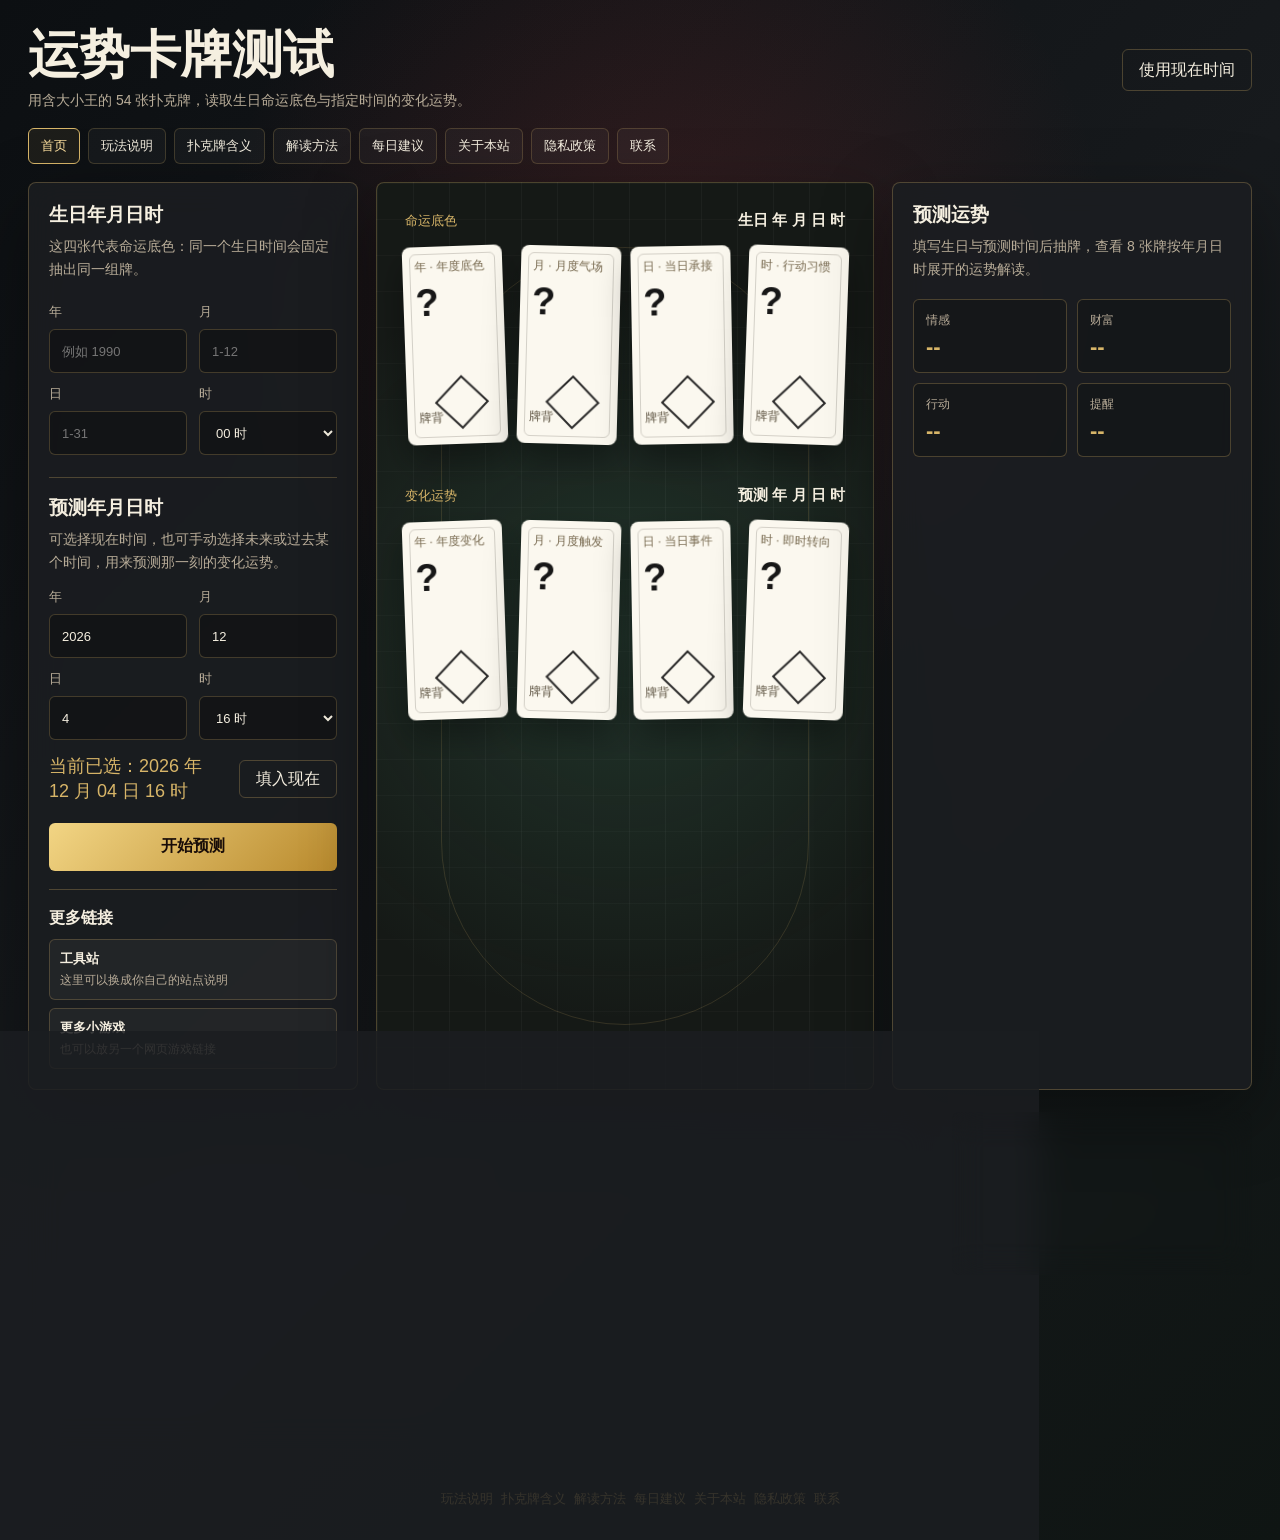
<file: index.html>
<!doctype html>
<html lang="zh-CN">
  <head>
    <meta charset="UTF-8" />
    <meta name="viewport" content="width=device-width, initial-scale=1.0" />
    <title>运势卡牌测试</title>
    <meta
      name="description"
      content="使用含大小王的 54 张扑克牌，根据生日时间与预测时间生成娱乐性质的运势卡牌测试。"
    />
    <link rel="stylesheet" href="./styles.css" />
    <script
      async
      src="https://pagead2.googlesyndication.com/pagead/js/adsbygoogle.js?client=ca-pub-2721713697632990"
      crossorigin="anonymous"
    ></script>
  </head>
  <body>
    <main class="app-shell">
      <header class="topbar">
        <div>
          <h1>运势卡牌测试</h1>
          <p>用含大小王的 54 张扑克牌，读取生日命运底色与指定时间的变化运势。</p>
        </div>
        <button id="quickNow" class="ghost-button" type="button">使用现在时间</button>
      </header>

      <nav class="site-nav" aria-label="网站页面">
        <a href="./index.html" aria-current="page">首页</a>
        <a href="./how-to-play.html">玩法说明</a>
        <a href="./card-meanings.html">扑克牌含义</a>
        <a href="./reading-guide.html">解读方法</a>
        <a href="./daily-fortune-tips.html">每日建议</a>
        <a href="./about.html">关于本站</a>
        <a href="./privacy.html">隐私政策</a>
        <a href="./contact.html">联系</a>
      </nav>

      <section class="game-grid">
        <form id="fortuneForm" class="control-panel">
          <div class="panel-heading">
            <h2>生日年月日时</h2>
            <p>这四张代表命运底色：同一个生日时间会固定抽出同一组牌。</p>
          </div>

          <div class="field-grid">
            <label>
              年
              <input id="birthYear" name="birthYear" type="number" min="1900" max="2100" placeholder="例如 1990" required />
            </label>
            <label>
              月
              <input id="birthMonth" name="birthMonth" type="number" min="1" max="12" placeholder="1-12" required />
            </label>
            <label>
              日
              <input id="birthDay" name="birthDay" type="number" min="1" max="31" placeholder="1-31" required />
            </label>
            <label>
              时
              <select id="birthHour" name="birthHour" required>
                <option value="0">00 时</option>
                <option value="1">01 时</option>
                <option value="2">02 时</option>
                <option value="3">03 时</option>
                <option value="4">04 时</option>
                <option value="5">05 时</option>
                <option value="6">06 时</option>
                <option value="7">07 时</option>
                <option value="8">08 时</option>
                <option value="9">09 时</option>
                <option value="10">10 时</option>
                <option value="11">11 时</option>
                <option value="12">12 时</option>
                <option value="13">13 时</option>
                <option value="14">14 时</option>
                <option value="15">15 时</option>
                <option value="16">16 时</option>
                <option value="17">17 时</option>
                <option value="18">18 时</option>
                <option value="19">19 时</option>
                <option value="20">20 时</option>
                <option value="21">21 时</option>
                <option value="22">22 时</option>
                <option value="23">23 时</option>
              </select>
            </label>
          </div>

          <div class="now-panel">
            <div>
              <h2>预测年月日时</h2>
              <p>可选择现在时间，也可手动选择未来或过去某个时间，用来预测那一刻的变化运势。</p>
            </div>

            <div class="field-grid compact">
              <label>
                年
                <input id="targetYear" name="targetYear" type="number" min="1900" max="2100" required />
              </label>
              <label>
                月
                <input id="targetMonth" name="targetMonth" type="number" min="1" max="12" required />
              </label>
              <label>
                日
                <input id="targetDay" name="targetDay" type="number" min="1" max="31" required />
              </label>
              <label>
                时
                <select id="targetHour" name="targetHour" required>
                  <option value="0">00 时</option>
                  <option value="1">01 时</option>
                  <option value="2">02 时</option>
                  <option value="3">03 时</option>
                  <option value="4">04 时</option>
                  <option value="5">05 时</option>
                  <option value="6">06 时</option>
                  <option value="7">07 时</option>
                  <option value="8">08 时</option>
                  <option value="9">09 时</option>
                  <option value="10">10 时</option>
                  <option value="11">11 时</option>
                  <option value="12">12 时</option>
                  <option value="13">13 时</option>
                  <option value="14">14 时</option>
                  <option value="15">15 时</option>
                  <option value="16">16 时</option>
                  <option value="17">17 时</option>
                  <option value="18">18 时</option>
                  <option value="19">19 时</option>
                  <option value="20">20 时</option>
                  <option value="21">21 时</option>
                  <option value="22">22 时</option>
                  <option value="23">23 时</option>
                </select>
              </label>
            </div>

            <div class="time-actions">
              <time id="nowText">--</time>
              <button id="fillNow" class="ghost-button small" type="button">填入现在</button>
            </div>
          </div>

          <button class="primary-button" type="submit">开始预测</button>

          <section id="externalLinks" class="external-links" hidden>
            <h2>更多链接</h2>
            <div id="externalLinksList"></div>
          </section>
        </form>

        <section class="card-table" aria-live="polite">
          <div class="table-glow"></div>
          <div class="spread-row">
            <div class="spread-title">
              <span>命运底色</span>
              <strong>生日 年 月 日 时</strong>
            </div>
            <div id="birthCards" class="cards"></div>
          </div>

          <div class="spread-row">
            <div class="spread-title">
              <span>变化运势</span>
              <strong>预测 年 月 日 时</strong>
            </div>
            <div id="nowCards" class="cards"></div>
          </div>
        </section>

        <aside class="result-panel">
          <div class="panel-heading">
            <h2>预测运势</h2>
            <p id="resultIntro">填写生日与预测时间后抽牌，查看 8 张牌按年月日时展开的运势解读。</p>
          </div>
          <div id="scoreBoard" class="score-board">
            <div><span>情感</span><strong>--</strong></div>
            <div><span>财富</span><strong>--</strong></div>
            <div><span>行动</span><strong>--</strong></div>
            <div><span>提醒</span><strong>--</strong></div>
          </div>
          <div id="readingList" class="reading-list"></div>
          <section id="summaryPanel" class="summary-panel" hidden>
            <span>综合目前运势</span>
            <h3 id="summaryTitle">--</h3>
            <p id="summaryText">--</p>
            <strong id="summaryAdvice">--</strong>
          </section>
          <section id="funPanel" class="fun-panel" hidden>
            <article>
              <span>人际关系</span>
              <p id="relationshipText">--</p>
            </article>
            <article>
              <span>出行建议</span>
              <p id="travelText">--</p>
            </article>
            <article>
              <span>禁忌行动</span>
              <p id="tabooText">--</p>
            </article>
            <article>
              <span>幸运提示</span>
              <p id="luckyText">--</p>
            </article>
          </section>
        </aside>
      </section>

      <section class="info-layout content-section">
        <article class="info-main">
          <h2>运势卡牌内容说明</h2>
          <p>
            本站的测试不是随机刷新式的简单抽牌，而是把生日时间与预测时间分别转换成稳定牌组。生日四张牌用于观察长期的命运底色，预选四张牌用于观察某一天、某一小时的变化倾向。
          </p>
          <p>
            每张牌的解释由花色、数字、位置和大小王变量共同组成。红桃偏向感受与关系，方块偏向资源与现实选择，梅花偏向行动与协作，黑桃偏向压力、判断和必要提醒。
          </p>

          <div class="topic-grid">
            <a href="./card-meanings.html">
              <strong>扑克牌含义</strong>
              <span>查看 54 张牌在本测试中的基础解释。</span>
            </a>
            <a href="./reading-guide.html">
              <strong>八张牌解读方法</strong>
              <span>了解生日牌与预测牌如何组合成当日运势。</span>
            </a>
            <a href="./daily-fortune-tips.html">
              <strong>每日运势建议</strong>
              <span>查看人际、出行、禁忌行动与幸运提示的阅读方式。</span>
            </a>
          </div>
        </article>

        <aside class="info-side">
          <h2>娱乐提醒</h2>
          <p>
            本站内容用于休闲娱乐和自我观察，不构成专业建议。重要决定仍应以现实信息、个人判断和专业意见为准。
          </p>
        </aside>
      </section>

      <footer class="site-footer">
        <a href="./how-to-play.html">玩法说明</a>
        <a href="./card-meanings.html">扑克牌含义</a>
        <a href="./reading-guide.html">解读方法</a>
        <a href="./daily-fortune-tips.html">每日建议</a>
        <a href="./about.html">关于本站</a>
        <a href="./privacy.html">隐私政策</a>
        <a href="./contact.html">联系</a>
      </footer>
    </main>

    <script src="./script.js"></script>
  </body>
</html>
</file>
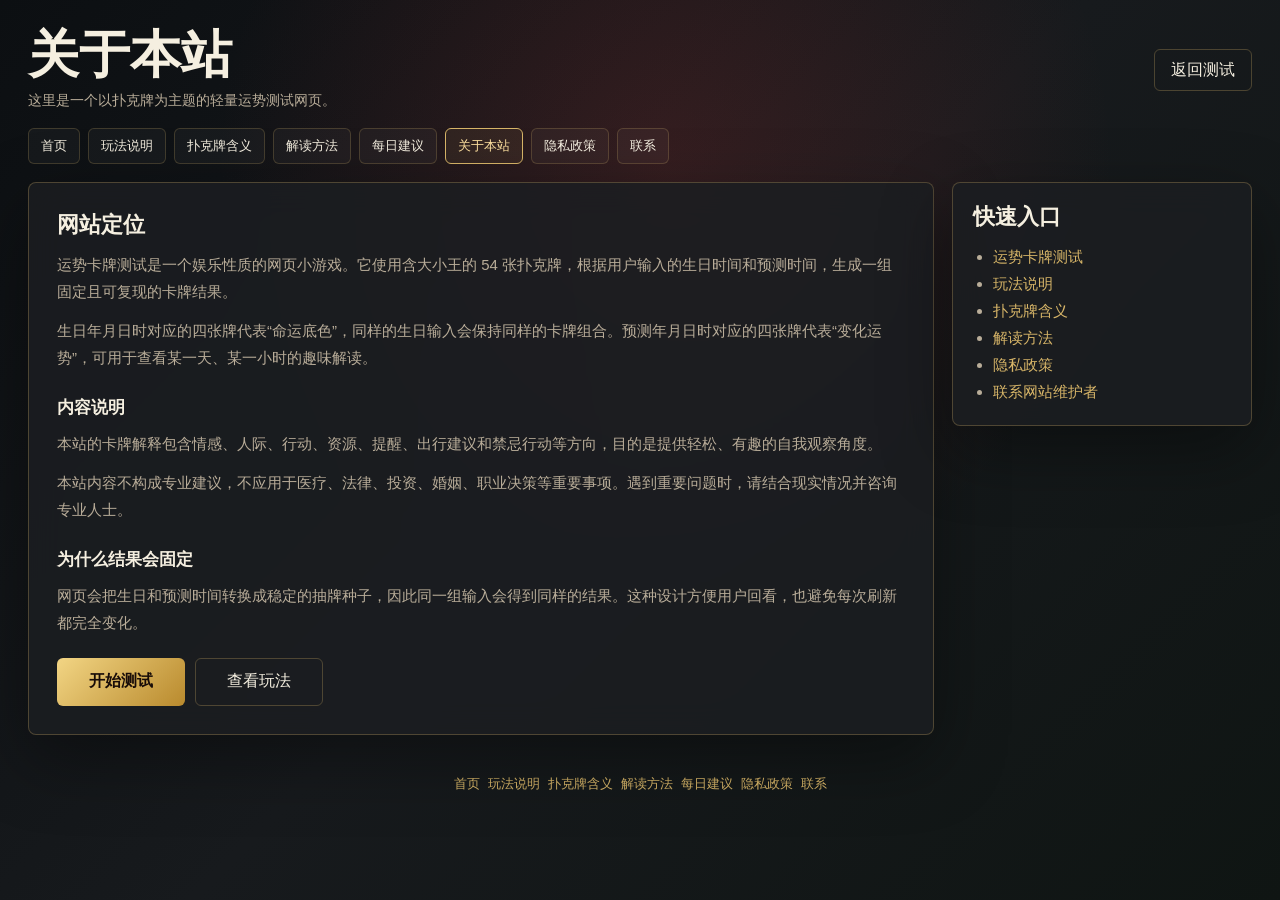
<file: about.html>
<!doctype html>
<html lang="zh-CN">
  <head>
    <meta charset="UTF-8" />
    <meta name="viewport" content="width=device-width, initial-scale=1.0" />
    <title>关于本站 - 运势卡牌测试</title>
    <meta
      name="description"
      content="了解运势卡牌测试网站的用途、内容定位和娱乐性质说明。"
    />
    <link rel="stylesheet" href="./styles.css" />
  </head>
  <body>
    <main class="app-shell">
      <header class="topbar">
        <div>
          <h1>关于本站</h1>
          <p>这里是一个以扑克牌为主题的轻量运势测试网页。</p>
        </div>
        <a class="ghost-button" href="./index.html">返回测试</a>
      </header>

      <nav class="site-nav" aria-label="网站页面">
        <a href="./index.html">首页</a>
        <a href="./how-to-play.html">玩法说明</a>
        <a href="./card-meanings.html">扑克牌含义</a>
        <a href="./reading-guide.html">解读方法</a>
        <a href="./daily-fortune-tips.html">每日建议</a>
        <a href="./about.html" aria-current="page">关于本站</a>
        <a href="./privacy.html">隐私政策</a>
        <a href="./contact.html">联系</a>
      </nav>

      <section class="info-layout">
        <article class="info-main">
          <h2>网站定位</h2>
          <p>
            运势卡牌测试是一个娱乐性质的网页小游戏。它使用含大小王的 54 张扑克牌，根据用户输入的生日时间和预测时间，生成一组固定且可复现的卡牌结果。
          </p>
          <p>
            生日年月日时对应的四张牌代表“命运底色”，同样的生日输入会保持同样的卡牌组合。预测年月日时对应的四张牌代表“变化运势”，可用于查看某一天、某一小时的趣味解读。
          </p>

          <h3>内容说明</h3>
          <p>
            本站的卡牌解释包含情感、人际、行动、资源、提醒、出行建议和禁忌行动等方向，目的是提供轻松、有趣的自我观察角度。
          </p>
          <p>
            本站内容不构成专业建议，不应用于医疗、法律、投资、婚姻、职业决策等重要事项。遇到重要问题时，请结合现实情况并咨询专业人士。
          </p>

          <h3>为什么结果会固定</h3>
          <p>
            网页会把生日和预测时间转换成稳定的抽牌种子，因此同一组输入会得到同样的结果。这种设计方便用户回看，也避免每次刷新都完全变化。
          </p>

          <div class="info-actions">
            <a class="primary-button" href="./index.html">开始测试</a>
            <a class="ghost-button" href="./how-to-play.html">查看玩法</a>
          </div>
        </article>

        <aside class="info-side">
          <h2>快速入口</h2>
          <ul>
            <li><a class="text-link" href="./index.html">运势卡牌测试</a></li>
            <li><a class="text-link" href="./how-to-play.html">玩法说明</a></li>
            <li><a class="text-link" href="./card-meanings.html">扑克牌含义</a></li>
            <li><a class="text-link" href="./reading-guide.html">解读方法</a></li>
            <li><a class="text-link" href="./privacy.html">隐私政策</a></li>
            <li><a class="text-link" href="./contact.html">联系网站维护者</a></li>
          </ul>
        </aside>
      </section>

      <footer class="site-footer">
        <a href="./index.html">首页</a>
        <a href="./how-to-play.html">玩法说明</a>
        <a href="./card-meanings.html">扑克牌含义</a>
        <a href="./reading-guide.html">解读方法</a>
        <a href="./daily-fortune-tips.html">每日建议</a>
        <a href="./privacy.html">隐私政策</a>
        <a href="./contact.html">联系</a>
      </footer>
    </main>
  </body>
</html>
</file>
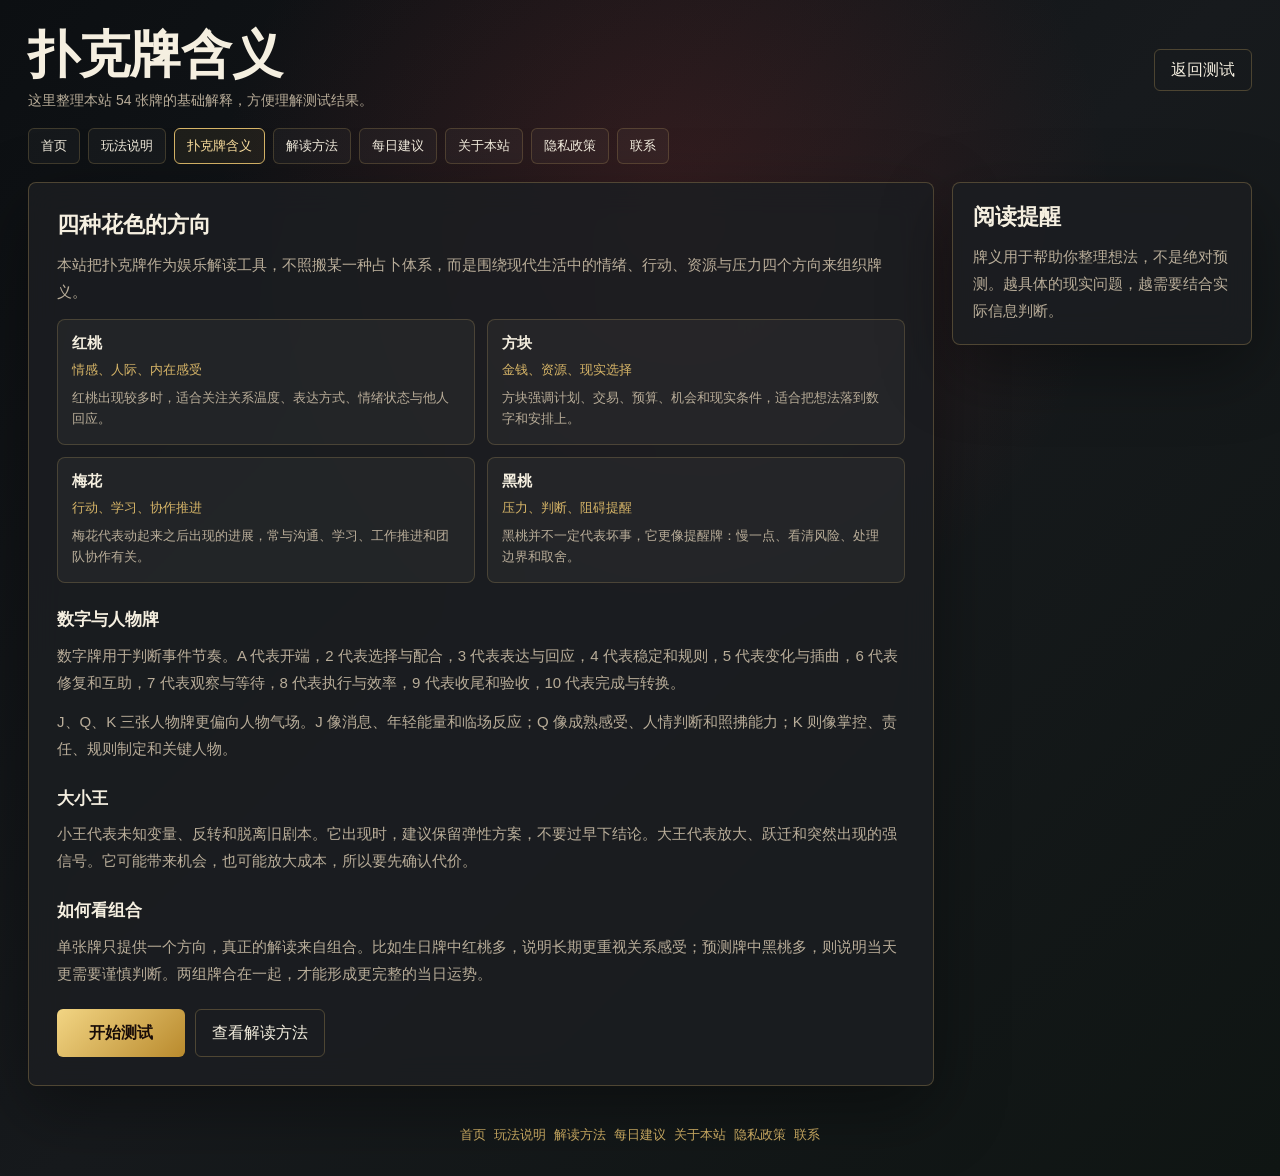
<file: card-meanings.html>
<!doctype html>
<html lang="zh-CN">
  <head>
    <meta charset="UTF-8" />
    <meta name="viewport" content="width=device-width, initial-scale=1.0" />
    <title>扑克牌含义 - 运势卡牌测试</title>
    <meta
      name="description"
      content="了解运势卡牌测试中红桃、方块、梅花、黑桃和大小王的基础含义。"
    />
    <link rel="stylesheet" href="./styles.css" />
    <script
      async
      src="https://pagead2.googlesyndication.com/pagead/js/adsbygoogle.js?client=ca-pub-2721713697632990"
      crossorigin="anonymous"
    ></script>
  </head>
  <body>
    <main class="app-shell">
      <header class="topbar">
        <div>
          <h1>扑克牌含义</h1>
          <p>这里整理本站 54 张牌的基础解释，方便理解测试结果。</p>
        </div>
        <a class="ghost-button" href="./index.html">返回测试</a>
      </header>

      <nav class="site-nav" aria-label="网站页面">
        <a href="./index.html">首页</a>
        <a href="./how-to-play.html">玩法说明</a>
        <a href="./card-meanings.html" aria-current="page">扑克牌含义</a>
        <a href="./reading-guide.html">解读方法</a>
        <a href="./daily-fortune-tips.html">每日建议</a>
        <a href="./about.html">关于本站</a>
        <a href="./privacy.html">隐私政策</a>
        <a href="./contact.html">联系</a>
      </nav>

      <section class="info-layout">
        <article class="info-main">
          <h2>四种花色的方向</h2>
          <p>
            本站把扑克牌作为娱乐解读工具，不照搬某一种占卜体系，而是围绕现代生活中的情绪、行动、资源与压力四个方向来组织牌义。
          </p>
          <div class="meaning-grid">
            <div class="meaning-card">
              <strong>红桃</strong>
              <em>情感、人际、内在感受</em>
              <span>红桃出现较多时，适合关注关系温度、表达方式、情绪状态与他人回应。</span>
            </div>
            <div class="meaning-card">
              <strong>方块</strong>
              <em>金钱、资源、现实选择</em>
              <span>方块强调计划、交易、预算、机会和现实条件，适合把想法落到数字和安排上。</span>
            </div>
            <div class="meaning-card">
              <strong>梅花</strong>
              <em>行动、学习、协作推进</em>
              <span>梅花代表动起来之后出现的进展，常与沟通、学习、工作推进和团队协作有关。</span>
            </div>
            <div class="meaning-card">
              <strong>黑桃</strong>
              <em>压力、判断、阻碍提醒</em>
              <span>黑桃并不一定代表坏事，它更像提醒牌：慢一点、看清风险、处理边界和取舍。</span>
            </div>
          </div>

          <h3>数字与人物牌</h3>
          <p>
            数字牌用于判断事件节奏。A 代表开端，2 代表选择与配合，3 代表表达与回应，4 代表稳定和规则，5 代表变化与插曲，6 代表修复和互助，7 代表观察与等待，8 代表执行与效率，9 代表收尾和验收，10 代表完成与转换。
          </p>
          <p>
            J、Q、K 三张人物牌更偏向人物气场。J 像消息、年轻能量和临场反应；Q 像成熟感受、人情判断和照拂能力；K 则像掌控、责任、规则制定和关键人物。
          </p>

          <h3>大小王</h3>
          <p>
            小王代表未知变量、反转和脱离旧剧本。它出现时，建议保留弹性方案，不要过早下结论。大王代表放大、跃迁和突然出现的强信号。它可能带来机会，也可能放大成本，所以要先确认代价。
          </p>

          <h3>如何看组合</h3>
          <p>
            单张牌只提供一个方向，真正的解读来自组合。比如生日牌中红桃多，说明长期更重视关系感受；预测牌中黑桃多，则说明当天更需要谨慎判断。两组牌合在一起，才能形成更完整的当日运势。
          </p>

          <div class="info-actions">
            <a class="primary-button" href="./index.html">开始测试</a>
            <a class="ghost-button" href="./reading-guide.html">查看解读方法</a>
          </div>
        </article>

        <aside class="info-side">
          <h2>阅读提醒</h2>
          <p>牌义用于帮助你整理想法，不是绝对预测。越具体的现实问题，越需要结合实际信息判断。</p>
        </aside>
      </section>

      <footer class="site-footer">
        <a href="./index.html">首页</a>
        <a href="./how-to-play.html">玩法说明</a>
        <a href="./reading-guide.html">解读方法</a>
        <a href="./daily-fortune-tips.html">每日建议</a>
        <a href="./about.html">关于本站</a>
        <a href="./privacy.html">隐私政策</a>
        <a href="./contact.html">联系</a>
      </footer>
    </main>
  </body>
</html>
</file>
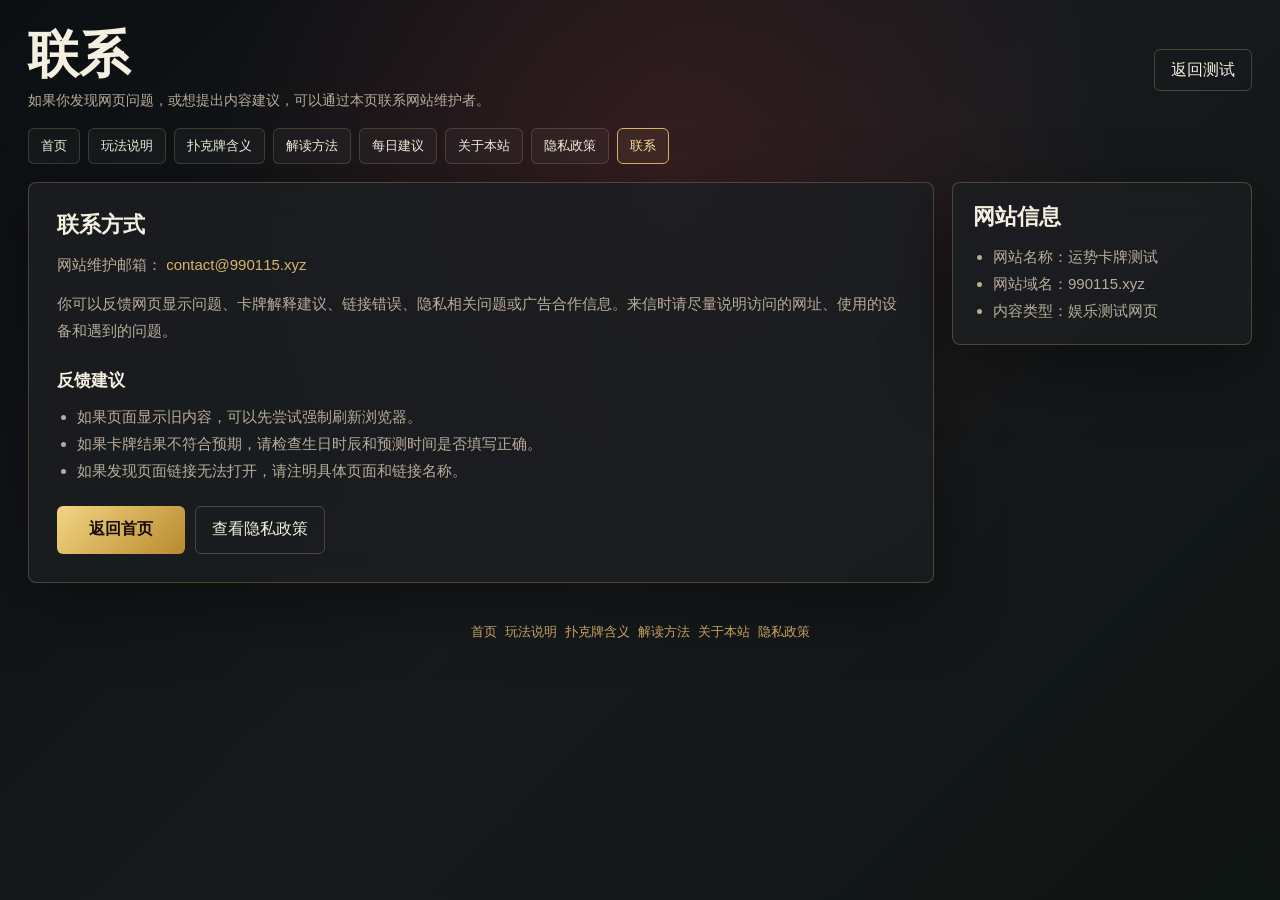
<file: contact.html>
<!doctype html>
<html lang="zh-CN">
  <head>
    <meta charset="UTF-8" />
    <meta name="viewport" content="width=device-width, initial-scale=1.0" />
    <title>联系 - 运势卡牌测试</title>
    <meta
      name="description"
      content="联系运势卡牌测试网站维护者，反馈网页问题、内容建议或合作信息。"
    />
    <link rel="stylesheet" href="./styles.css" />
  </head>
  <body>
    <main class="app-shell">
      <header class="topbar">
        <div>
          <h1>联系</h1>
          <p>如果你发现网页问题，或想提出内容建议，可以通过本页联系网站维护者。</p>
        </div>
        <a class="ghost-button" href="./index.html">返回测试</a>
      </header>

      <nav class="site-nav" aria-label="网站页面">
        <a href="./index.html">首页</a>
        <a href="./how-to-play.html">玩法说明</a>
        <a href="./card-meanings.html">扑克牌含义</a>
        <a href="./reading-guide.html">解读方法</a>
        <a href="./daily-fortune-tips.html">每日建议</a>
        <a href="./about.html">关于本站</a>
        <a href="./privacy.html">隐私政策</a>
        <a href="./contact.html" aria-current="page">联系</a>
      </nav>

      <section class="info-layout">
        <article class="info-main">
          <h2>联系方式</h2>
          <p>
            网站维护邮箱：
            <a class="text-link" href="mailto:contact@990115.xyz">contact@990115.xyz</a>
          </p>
          <p>
            你可以反馈网页显示问题、卡牌解释建议、链接错误、隐私相关问题或广告合作信息。来信时请尽量说明访问的网址、使用的设备和遇到的问题。
          </p>

          <h3>反馈建议</h3>
          <ul>
            <li>如果页面显示旧内容，可以先尝试强制刷新浏览器。</li>
            <li>如果卡牌结果不符合预期，请检查生日时辰和预测时间是否填写正确。</li>
            <li>如果发现页面链接无法打开，请注明具体页面和链接名称。</li>
          </ul>

          <div class="info-actions">
            <a class="primary-button" href="./index.html">返回首页</a>
            <a class="ghost-button" href="./privacy.html">查看隐私政策</a>
          </div>
        </article>

        <aside class="info-side">
          <h2>网站信息</h2>
          <ul>
            <li>网站名称：运势卡牌测试</li>
            <li>网站域名：990115.xyz</li>
            <li>内容类型：娱乐测试网页</li>
          </ul>
        </aside>
      </section>

      <footer class="site-footer">
        <a href="./index.html">首页</a>
        <a href="./how-to-play.html">玩法说明</a>
        <a href="./card-meanings.html">扑克牌含义</a>
        <a href="./reading-guide.html">解读方法</a>
        <a href="./about.html">关于本站</a>
        <a href="./privacy.html">隐私政策</a>
      </footer>
    </main>
  </body>
</html>
</file>
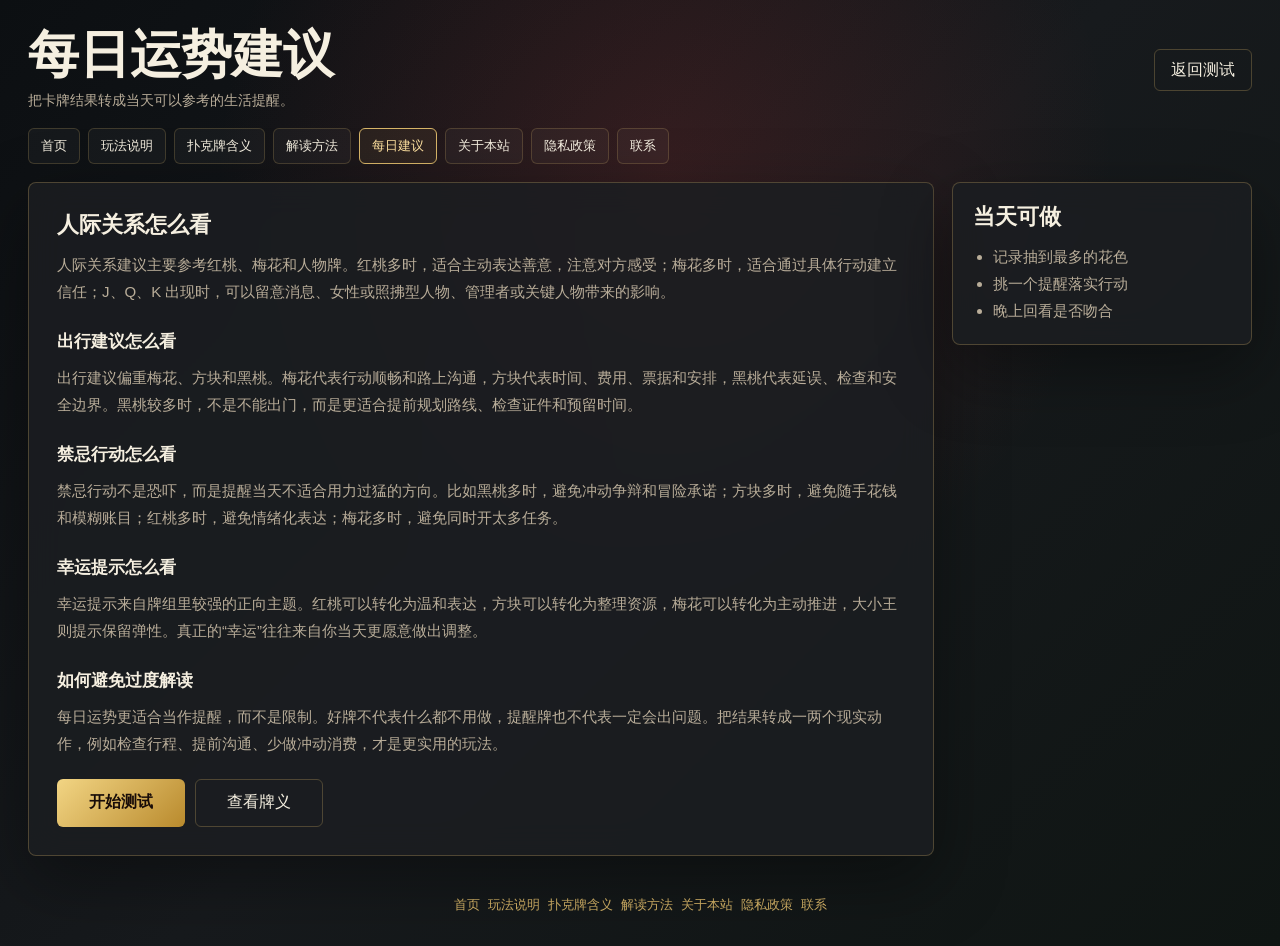
<file: daily-fortune-tips.html>
<!doctype html>
<html lang="zh-CN">
  <head>
    <meta charset="UTF-8" />
    <meta name="viewport" content="width=device-width, initial-scale=1.0" />
    <title>每日运势建议 - 运势卡牌测试</title>
    <meta
      name="description"
      content="了解运势卡牌测试中的人际关系、出行建议、禁忌行动和幸运提示如何阅读。"
    />
    <link rel="stylesheet" href="./styles.css" />
    <script
      async
      src="https://pagead2.googlesyndication.com/pagead/js/adsbygoogle.js?client=ca-pub-2721713697632990"
      crossorigin="anonymous"
    ></script>
  </head>
  <body>
    <main class="app-shell">
      <header class="topbar">
        <div>
          <h1>每日运势建议</h1>
          <p>把卡牌结果转成当天可以参考的生活提醒。</p>
        </div>
        <a class="ghost-button" href="./index.html">返回测试</a>
      </header>

      <nav class="site-nav" aria-label="网站页面">
        <a href="./index.html">首页</a>
        <a href="./how-to-play.html">玩法说明</a>
        <a href="./card-meanings.html">扑克牌含义</a>
        <a href="./reading-guide.html">解读方法</a>
        <a href="./daily-fortune-tips.html" aria-current="page">每日建议</a>
        <a href="./about.html">关于本站</a>
        <a href="./privacy.html">隐私政策</a>
        <a href="./contact.html">联系</a>
      </nav>

      <section class="info-layout">
        <article class="info-main">
          <h2>人际关系怎么看</h2>
          <p>
            人际关系建议主要参考红桃、梅花和人物牌。红桃多时，适合主动表达善意，注意对方感受；梅花多时，适合通过具体行动建立信任；J、Q、K 出现时，可以留意消息、女性或照拂型人物、管理者或关键人物带来的影响。
          </p>

          <h3>出行建议怎么看</h3>
          <p>
            出行建议偏重梅花、方块和黑桃。梅花代表行动顺畅和路上沟通，方块代表时间、费用、票据和安排，黑桃代表延误、检查和安全边界。黑桃较多时，不是不能出门，而是更适合提前规划路线、检查证件和预留时间。
          </p>

          <h3>禁忌行动怎么看</h3>
          <p>
            禁忌行动不是恐吓，而是提醒当天不适合用力过猛的方向。比如黑桃多时，避免冲动争辩和冒险承诺；方块多时，避免随手花钱和模糊账目；红桃多时，避免情绪化表达；梅花多时，避免同时开太多任务。
          </p>

          <h3>幸运提示怎么看</h3>
          <p>
            幸运提示来自牌组里较强的正向主题。红桃可以转化为温和表达，方块可以转化为整理资源，梅花可以转化为主动推进，大小王则提示保留弹性。真正的“幸运”往往来自你当天更愿意做出调整。
          </p>

          <h3>如何避免过度解读</h3>
          <p>
            每日运势更适合当作提醒，而不是限制。好牌不代表什么都不用做，提醒牌也不代表一定会出问题。把结果转成一两个现实动作，例如检查行程、提前沟通、少做冲动消费，才是更实用的玩法。
          </p>

          <div class="info-actions">
            <a class="primary-button" href="./index.html">开始测试</a>
            <a class="ghost-button" href="./card-meanings.html">查看牌义</a>
          </div>
        </article>

        <aside class="info-side">
          <h2>当天可做</h2>
          <ul>
            <li>记录抽到最多的花色</li>
            <li>挑一个提醒落实行动</li>
            <li>晚上回看是否吻合</li>
          </ul>
        </aside>
      </section>

      <footer class="site-footer">
        <a href="./index.html">首页</a>
        <a href="./how-to-play.html">玩法说明</a>
        <a href="./card-meanings.html">扑克牌含义</a>
        <a href="./reading-guide.html">解读方法</a>
        <a href="./about.html">关于本站</a>
        <a href="./privacy.html">隐私政策</a>
        <a href="./contact.html">联系</a>
      </footer>
    </main>
  </body>
</html>
</file>
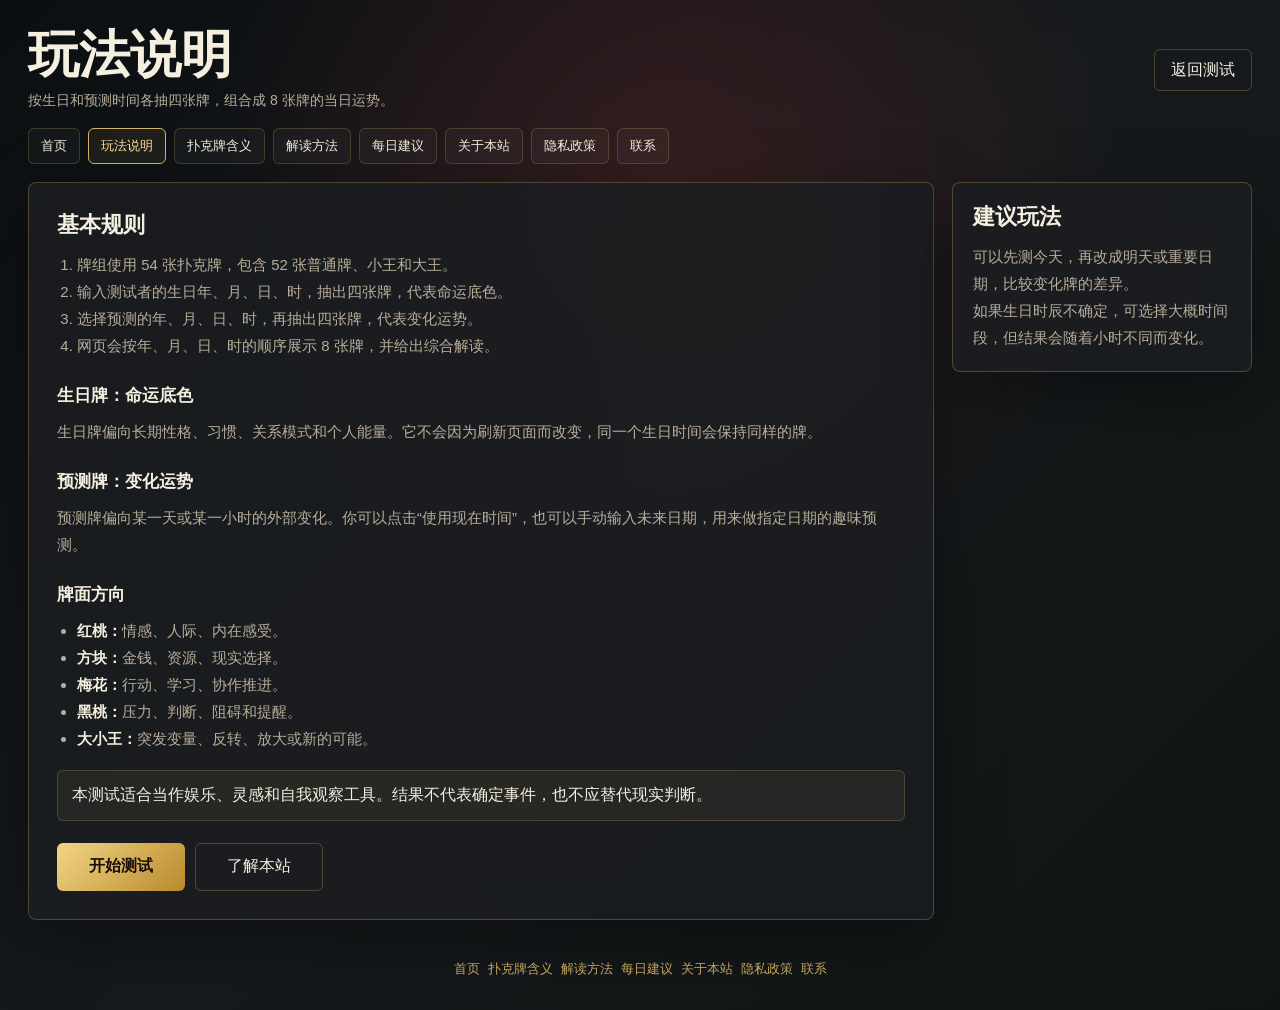
<file: how-to-play.html>
<!doctype html>
<html lang="zh-CN">
  <head>
    <meta charset="UTF-8" />
    <meta name="viewport" content="width=device-width, initial-scale=1.0" />
    <title>玩法说明 - 运势卡牌测试</title>
    <meta
      name="description"
      content="查看运势卡牌测试的玩法规则：生日年月日时与预测年月日时各抽四张牌。"
    />
    <link rel="stylesheet" href="./styles.css" />
    <script
      async
      src="https://pagead2.googlesyndication.com/pagead/js/adsbygoogle.js?client=ca-pub-2721713697632990"
      crossorigin="anonymous"
    ></script>
  </head>
  <body>
    <main class="app-shell">
      <header class="topbar">
        <div>
          <h1>玩法说明</h1>
          <p>按生日和预测时间各抽四张牌，组合成 8 张牌的当日运势。</p>
        </div>
        <a class="ghost-button" href="./index.html">返回测试</a>
      </header>

      <nav class="site-nav" aria-label="网站页面">
        <a href="./index.html">首页</a>
        <a href="./how-to-play.html" aria-current="page">玩法说明</a>
        <a href="./card-meanings.html">扑克牌含义</a>
        <a href="./reading-guide.html">解读方法</a>
        <a href="./daily-fortune-tips.html">每日建议</a>
        <a href="./about.html">关于本站</a>
        <a href="./privacy.html">隐私政策</a>
        <a href="./contact.html">联系</a>
      </nav>

      <section class="info-layout">
        <article class="info-main">
          <h2>基本规则</h2>
          <ol>
            <li>牌组使用 54 张扑克牌，包含 52 张普通牌、小王和大王。</li>
            <li>输入测试者的生日年、月、日、时，抽出四张牌，代表命运底色。</li>
            <li>选择预测的年、月、日、时，再抽出四张牌，代表变化运势。</li>
            <li>网页会按年、月、日、时的顺序展示 8 张牌，并给出综合解读。</li>
          </ol>

          <h3>生日牌：命运底色</h3>
          <p>
            生日牌偏向长期性格、习惯、关系模式和个人能量。它不会因为刷新页面而改变，同一个生日时间会保持同样的牌。
          </p>

          <h3>预测牌：变化运势</h3>
          <p>
            预测牌偏向某一天或某一小时的外部变化。你可以点击“使用现在时间”，也可以手动输入未来日期，用来做指定日期的趣味预测。
          </p>

          <h3>牌面方向</h3>
          <ul>
            <li><strong>红桃：</strong>情感、人际、内在感受。</li>
            <li><strong>方块：</strong>金钱、资源、现实选择。</li>
            <li><strong>梅花：</strong>行动、学习、协作推进。</li>
            <li><strong>黑桃：</strong>压力、判断、阻碍和提醒。</li>
            <li><strong>大小王：</strong>突发变量、反转、放大或新的可能。</li>
          </ul>

          <div class="info-note">
            本测试适合当作娱乐、灵感和自我观察工具。结果不代表确定事件，也不应替代现实判断。
          </div>

          <div class="info-actions">
            <a class="primary-button" href="./index.html">开始测试</a>
            <a class="ghost-button" href="./about.html">了解本站</a>
          </div>
        </article>

        <aside class="info-side">
          <h2>建议玩法</h2>
          <p>可以先测今天，再改成明天或重要日期，比较变化牌的差异。</p>
          <p>如果生日时辰不确定，可选择大概时间段，但结果会随着小时不同而变化。</p>
        </aside>
      </section>

      <footer class="site-footer">
        <a href="./index.html">首页</a>
        <a href="./card-meanings.html">扑克牌含义</a>
        <a href="./reading-guide.html">解读方法</a>
        <a href="./daily-fortune-tips.html">每日建议</a>
        <a href="./about.html">关于本站</a>
        <a href="./privacy.html">隐私政策</a>
        <a href="./contact.html">联系</a>
      </footer>
    </main>
  </body>
</html>
</file>
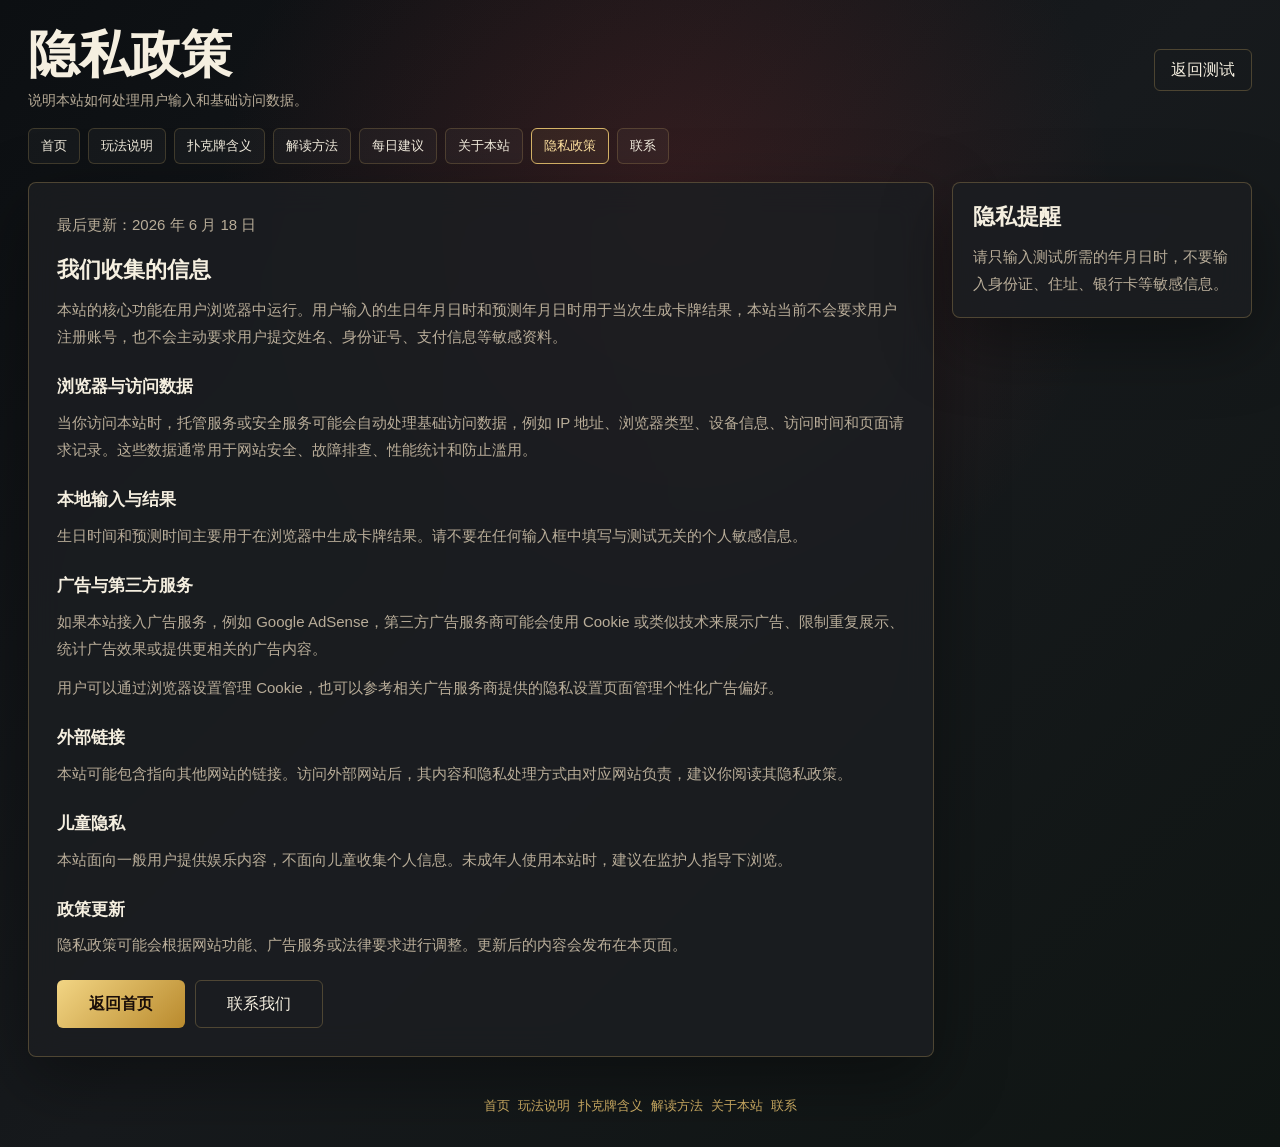
<file: privacy.html>
<!doctype html>
<html lang="zh-CN">
  <head>
    <meta charset="UTF-8" />
    <meta name="viewport" content="width=device-width, initial-scale=1.0" />
    <title>隐私政策 - 运势卡牌测试</title>
    <meta
      name="description"
      content="运势卡牌测试网站的隐私政策，说明生日时间输入、浏览器数据、广告与第三方服务。"
    />
    <link rel="stylesheet" href="./styles.css" />
  </head>
  <body>
    <main class="app-shell">
      <header class="topbar">
        <div>
          <h1>隐私政策</h1>
          <p>说明本站如何处理用户输入和基础访问数据。</p>
        </div>
        <a class="ghost-button" href="./index.html">返回测试</a>
      </header>

      <nav class="site-nav" aria-label="网站页面">
        <a href="./index.html">首页</a>
        <a href="./how-to-play.html">玩法说明</a>
        <a href="./card-meanings.html">扑克牌含义</a>
        <a href="./reading-guide.html">解读方法</a>
        <a href="./daily-fortune-tips.html">每日建议</a>
        <a href="./about.html">关于本站</a>
        <a href="./privacy.html" aria-current="page">隐私政策</a>
        <a href="./contact.html">联系</a>
      </nav>

      <section class="info-layout">
        <article class="info-main">
          <p class="policy-date">最后更新：2026 年 6 月 18 日</p>

          <h2>我们收集的信息</h2>
          <p>
            本站的核心功能在用户浏览器中运行。用户输入的生日年月日时和预测年月日时用于当次生成卡牌结果，本站当前不会要求用户注册账号，也不会主动要求用户提交姓名、身份证号、支付信息等敏感资料。
          </p>

          <h3>浏览器与访问数据</h3>
          <p>
            当你访问本站时，托管服务或安全服务可能会自动处理基础访问数据，例如 IP 地址、浏览器类型、设备信息、访问时间和页面请求记录。这些数据通常用于网站安全、故障排查、性能统计和防止滥用。
          </p>

          <h3>本地输入与结果</h3>
          <p>
            生日时间和预测时间主要用于在浏览器中生成卡牌结果。请不要在任何输入框中填写与测试无关的个人敏感信息。
          </p>

          <h3>广告与第三方服务</h3>
          <p>
            如果本站接入广告服务，例如 Google AdSense，第三方广告服务商可能会使用 Cookie 或类似技术来展示广告、限制重复展示、统计广告效果或提供更相关的广告内容。
          </p>
          <p>
            用户可以通过浏览器设置管理 Cookie，也可以参考相关广告服务商提供的隐私设置页面管理个性化广告偏好。
          </p>

          <h3>外部链接</h3>
          <p>
            本站可能包含指向其他网站的链接。访问外部网站后，其内容和隐私处理方式由对应网站负责，建议你阅读其隐私政策。
          </p>

          <h3>儿童隐私</h3>
          <p>
            本站面向一般用户提供娱乐内容，不面向儿童收集个人信息。未成年人使用本站时，建议在监护人指导下浏览。
          </p>

          <h3>政策更新</h3>
          <p>
            隐私政策可能会根据网站功能、广告服务或法律要求进行调整。更新后的内容会发布在本页面。
          </p>

          <div class="info-actions">
            <a class="primary-button" href="./index.html">返回首页</a>
            <a class="ghost-button" href="./contact.html">联系我们</a>
          </div>
        </article>

        <aside class="info-side">
          <h2>隐私提醒</h2>
          <p>请只输入测试所需的年月日时，不要输入身份证、住址、银行卡等敏感信息。</p>
        </aside>
      </section>

      <footer class="site-footer">
        <a href="./index.html">首页</a>
        <a href="./how-to-play.html">玩法说明</a>
        <a href="./card-meanings.html">扑克牌含义</a>
        <a href="./reading-guide.html">解读方法</a>
        <a href="./about.html">关于本站</a>
        <a href="./contact.html">联系</a>
      </footer>
    </main>
  </body>
</html>
</file>
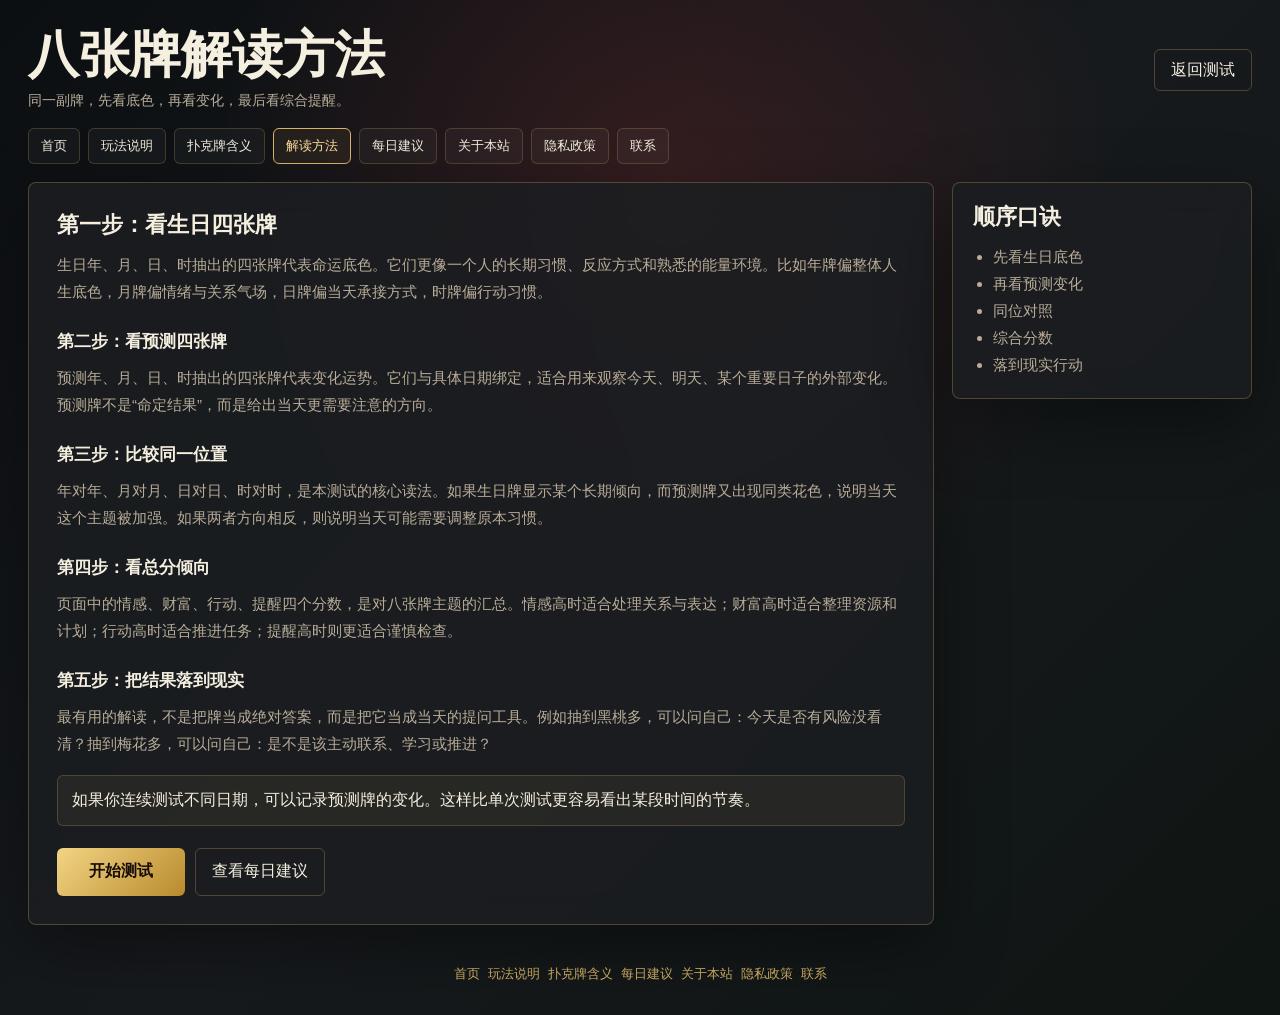
<file: reading-guide.html>
<!doctype html>
<html lang="zh-CN">
  <head>
    <meta charset="UTF-8" />
    <meta name="viewport" content="width=device-width, initial-scale=1.0" />
    <title>八张牌解读方法 - 运势卡牌测试</title>
    <meta
      name="description"
      content="了解生日四张牌与预测四张牌如何组成运势卡牌测试的八张牌解读。"
    />
    <link rel="stylesheet" href="./styles.css" />
    <script
      async
      src="https://pagead2.googlesyndication.com/pagead/js/adsbygoogle.js?client=ca-pub-2721713697632990"
      crossorigin="anonymous"
    ></script>
  </head>
  <body>
    <main class="app-shell">
      <header class="topbar">
        <div>
          <h1>八张牌解读方法</h1>
          <p>同一副牌，先看底色，再看变化，最后看综合提醒。</p>
        </div>
        <a class="ghost-button" href="./index.html">返回测试</a>
      </header>

      <nav class="site-nav" aria-label="网站页面">
        <a href="./index.html">首页</a>
        <a href="./how-to-play.html">玩法说明</a>
        <a href="./card-meanings.html">扑克牌含义</a>
        <a href="./reading-guide.html" aria-current="page">解读方法</a>
        <a href="./daily-fortune-tips.html">每日建议</a>
        <a href="./about.html">关于本站</a>
        <a href="./privacy.html">隐私政策</a>
        <a href="./contact.html">联系</a>
      </nav>

      <section class="info-layout">
        <article class="info-main">
          <h2>第一步：看生日四张牌</h2>
          <p>
            生日年、月、日、时抽出的四张牌代表命运底色。它们更像一个人的长期习惯、反应方式和熟悉的能量环境。比如年牌偏整体人生底色，月牌偏情绪与关系气场，日牌偏当天承接方式，时牌偏行动习惯。
          </p>

          <h3>第二步：看预测四张牌</h3>
          <p>
            预测年、月、日、时抽出的四张牌代表变化运势。它们与具体日期绑定，适合用来观察今天、明天、某个重要日子的外部变化。预测牌不是“命定结果”，而是给出当天更需要注意的方向。
          </p>

          <h3>第三步：比较同一位置</h3>
          <p>
            年对年、月对月、日对日、时对时，是本测试的核心读法。如果生日牌显示某个长期倾向，而预测牌又出现同类花色，说明当天这个主题被加强。如果两者方向相反，则说明当天可能需要调整原本习惯。
          </p>

          <h3>第四步：看总分倾向</h3>
          <p>
            页面中的情感、财富、行动、提醒四个分数，是对八张牌主题的汇总。情感高时适合处理关系与表达；财富高时适合整理资源和计划；行动高时适合推进任务；提醒高时则更适合谨慎检查。
          </p>

          <h3>第五步：把结果落到现实</h3>
          <p>
            最有用的解读，不是把牌当成绝对答案，而是把它当成当天的提问工具。例如抽到黑桃多，可以问自己：今天是否有风险没看清？抽到梅花多，可以问自己：是不是该主动联系、学习或推进？
          </p>

          <div class="info-note">
            如果你连续测试不同日期，可以记录预测牌的变化。这样比单次测试更容易看出某段时间的节奏。
          </div>

          <div class="info-actions">
            <a class="primary-button" href="./index.html">开始测试</a>
            <a class="ghost-button" href="./daily-fortune-tips.html">查看每日建议</a>
          </div>
        </article>

        <aside class="info-side">
          <h2>顺序口诀</h2>
          <ul>
            <li>先看生日底色</li>
            <li>再看预测变化</li>
            <li>同位对照</li>
            <li>综合分数</li>
            <li>落到现实行动</li>
          </ul>
        </aside>
      </section>

      <footer class="site-footer">
        <a href="./index.html">首页</a>
        <a href="./how-to-play.html">玩法说明</a>
        <a href="./card-meanings.html">扑克牌含义</a>
        <a href="./daily-fortune-tips.html">每日建议</a>
        <a href="./about.html">关于本站</a>
        <a href="./privacy.html">隐私政策</a>
        <a href="./contact.html">联系</a>
      </footer>
    </main>
  </body>
</html>
</file>
<file: styles.css>
:root {
  --bg: #101215;
  --panel: rgba(27, 30, 33, 0.86);
  --panel-strong: #1b1f23;
  --card: #fbf8ef;
  --ink: #f5efe0;
  --muted: #b9ad99;
  --line: rgba(215, 181, 104, 0.28);
  --gold: #d7b568;
  --red: #b73535;
  --green: #4f9d7a;
  --shadow: 0 24px 70px rgba(0, 0, 0, 0.38);
}

* {
  box-sizing: border-box;
}

body {
  margin: 0;
  min-height: 100vh;
  color: var(--ink);
  font-family: "Microsoft YaHei", "PingFang SC", Arial, sans-serif;
  background:
    radial-gradient(circle at 52% 18%, rgba(183, 53, 53, 0.2), transparent 28rem),
    linear-gradient(135deg, #0c0f12 0%, #171a1d 50%, #0f1513 100%);
}

button,
input,
select {
  font: inherit;
}

.app-shell {
  width: min(1440px, 100%);
  margin: 0 auto;
  padding: 28px;
}

.topbar {
  display: flex;
  align-items: center;
  justify-content: space-between;
  gap: 18px;
  margin-bottom: 20px;
}

h1,
h2,
p {
  margin: 0;
}

h1 {
  font-size: clamp(30px, 4vw, 54px);
  line-height: 1.04;
  letter-spacing: 0;
}

.topbar p,
.panel-heading p,
.now-panel p {
  margin-top: 8px;
  color: var(--muted);
  line-height: 1.65;
  font-size: 14px;
}

.site-nav,
.site-footer {
  display: flex;
  flex-wrap: wrap;
  gap: 8px;
}

.site-nav {
  margin: -4px 0 18px;
}

.site-nav a,
.site-footer a,
.text-link {
  color: var(--ink);
  text-decoration: none;
}

.site-nav a {
  padding: 8px 12px;
  border: 1px solid rgba(215, 181, 104, 0.22);
  border-radius: 6px;
  background: rgba(255, 255, 255, 0.035);
  font-size: 13px;
}

.site-nav a:hover,
.site-nav a[aria-current="page"] {
  border-color: var(--gold);
  color: #ffe2a0;
  background: rgba(215, 181, 104, 0.08);
}

.site-footer {
  justify-content: center;
  margin-top: 22px;
  padding: 18px 0 4px;
  color: var(--muted);
  font-size: 13px;
}

.site-footer a,
.text-link {
  color: var(--gold);
}

.game-grid {
  display: grid;
  grid-template-columns: 330px minmax(430px, 1fr) 360px;
  gap: 18px;
  align-items: stretch;
}

.control-panel,
.result-panel,
.card-table {
  border: 1px solid var(--line);
  background: var(--panel);
  box-shadow: var(--shadow);
  backdrop-filter: blur(16px);
}

.control-panel,
.result-panel {
  border-radius: 8px;
  padding: 20px;
}

.panel-heading h2,
.now-panel h2 {
  font-size: 19px;
  line-height: 1.25;
}

.field-grid {
  display: grid;
  grid-template-columns: repeat(2, minmax(0, 1fr));
  gap: 12px;
  margin: 22px 0;
}

.field-grid.compact {
  margin: 0;
}

label {
  display: grid;
  gap: 8px;
  color: var(--muted);
  font-size: 13px;
}

input,
select {
  width: 100%;
  height: 44px;
  border: 1px solid rgba(215, 181, 104, 0.25);
  border-radius: 6px;
  color: var(--ink);
  background: rgba(0, 0, 0, 0.26);
  padding: 0 12px;
  outline: none;
}

input:focus,
select:focus {
  border-color: var(--gold);
  box-shadow: 0 0 0 3px rgba(215, 181, 104, 0.14);
}

.now-panel {
  display: grid;
  gap: 14px;
  margin-bottom: 18px;
  padding-top: 18px;
  border-top: 1px solid var(--line);
}

time {
  display: block;
  color: var(--gold);
  font-size: 18px;
  line-height: 1.4;
}

.time-actions {
  display: flex;
  align-items: center;
  justify-content: space-between;
  gap: 12px;
}

.primary-button,
.ghost-button {
  display: inline-flex;
  align-items: center;
  justify-content: center;
  border: 0;
  border-radius: 6px;
  cursor: pointer;
  text-decoration: none;
  transition: transform 0.18s ease, border-color 0.18s ease, background 0.18s ease;
}

.primary-button {
  width: 100%;
  min-height: 48px;
  color: #180c08;
  background: linear-gradient(135deg, #f2d584, #b98a2d);
  font-weight: 700;
}

.ghost-button {
  min-height: 42px;
  padding: 0 16px;
  color: var(--ink);
  background: transparent;
  border: 1px solid var(--line);
}

.ghost-button.small {
  min-height: 38px;
  white-space: nowrap;
}

.primary-button:hover,
.ghost-button:hover {
  transform: translateY(-1px);
}

.external-links {
  margin-top: 18px;
  padding-top: 18px;
  border-top: 1px solid var(--line);
}

.external-links h2 {
  margin-bottom: 10px;
  font-size: 16px;
}

.external-links div {
  display: grid;
  gap: 8px;
}

.external-links a {
  display: grid;
  gap: 4px;
  padding: 10px;
  border: 1px solid rgba(215, 181, 104, 0.24);
  border-radius: 6px;
  color: var(--ink);
  text-decoration: none;
  background: rgba(255, 255, 255, 0.04);
  transition: border-color 0.18s ease, background 0.18s ease;
}

.external-links a:hover {
  border-color: var(--gold);
  background: rgba(215, 181, 104, 0.08);
}

.external-links strong {
  font-size: 13px;
}

.external-links span {
  color: var(--muted);
  font-size: 12px;
  line-height: 1.45;
}

.info-layout {
  display: grid;
  grid-template-columns: minmax(0, 1fr) 300px;
  gap: 18px;
  align-items: start;
}

.content-section {
  margin-top: 22px;
}

.info-main,
.info-side {
  border: 1px solid var(--line);
  border-radius: 8px;
  background: var(--panel);
  box-shadow: var(--shadow);
  backdrop-filter: blur(16px);
}

.info-main {
  padding: 28px;
}

.info-side {
  padding: 20px;
}

.info-main h2,
.info-side h2 {
  margin: 0 0 12px;
  font-size: 22px;
  line-height: 1.25;
}

.info-main h3 {
  margin: 26px 0 10px;
  font-size: 17px;
  line-height: 1.35;
}

.info-main p,
.info-main li,
.info-side p,
.info-side li {
  color: var(--muted);
  font-size: 15px;
  line-height: 1.8;
}

.info-main p + p {
  margin-top: 12px;
}

.info-main ul,
.info-main ol,
.info-side ul {
  margin: 10px 0 0;
  padding-left: 20px;
}

.info-main strong {
  color: var(--ink);
}

.info-note {
  margin-top: 18px;
  padding: 14px;
  border: 1px solid rgba(215, 181, 104, 0.22);
  border-radius: 6px;
  color: var(--ink);
  background: rgba(215, 181, 104, 0.07);
}

.info-actions {
  display: flex;
  flex-wrap: wrap;
  gap: 10px;
  margin-top: 22px;
}

.info-actions .primary-button,
.info-actions .ghost-button {
  width: auto;
  min-width: 128px;
  padding: 0 16px;
}

.policy-date {
  margin-bottom: 18px;
  color: var(--gold);
  font-size: 13px;
}

.topic-grid,
.meaning-grid {
  display: grid;
  gap: 12px;
}

.topic-grid {
  grid-template-columns: repeat(3, minmax(0, 1fr));
  margin-top: 20px;
}

.topic-grid a,
.meaning-card {
  display: grid;
  gap: 8px;
  border: 1px solid rgba(215, 181, 104, 0.22);
  border-radius: 8px;
  padding: 14px;
  color: var(--ink);
  text-decoration: none;
  background: rgba(255, 255, 255, 0.04);
}

.topic-grid a:hover {
  border-color: var(--gold);
  background: rgba(215, 181, 104, 0.08);
}

.topic-grid strong,
.meaning-card strong {
  font-size: 15px;
}

.topic-grid span,
.meaning-card span {
  color: var(--muted);
  font-size: 13px;
  line-height: 1.65;
}

.meaning-grid {
  grid-template-columns: repeat(2, minmax(0, 1fr));
  margin-top: 14px;
}

.meaning-card em {
  color: var(--gold);
  font-style: normal;
  font-size: 13px;
}

.card-table {
  position: relative;
  overflow: hidden;
  min-height: 620px;
  border-radius: 8px;
  padding: 28px;
  background:
    linear-gradient(90deg, rgba(255, 255, 255, 0.035) 1px, transparent 1px),
    linear-gradient(rgba(255, 255, 255, 0.025) 1px, transparent 1px),
    radial-gradient(circle at center, rgba(79, 157, 122, 0.2), transparent 24rem),
    #151916;
  background-size: 36px 36px, 36px 36px, auto, auto;
}

.table-glow {
  position: absolute;
  inset: 64px;
  border: 1px solid rgba(215, 181, 104, 0.16);
  border-radius: 999px;
  pointer-events: none;
}

.spread-row {
  position: relative;
  z-index: 1;
}

.spread-row + .spread-row {
  margin-top: 42px;
}

.spread-title {
  display: flex;
  align-items: baseline;
  justify-content: space-between;
  gap: 12px;
  margin-bottom: 16px;
  color: var(--muted);
}

.spread-title span {
  color: var(--gold);
  font-size: 13px;
}

.spread-title strong {
  color: var(--ink);
  font-size: 15px;
  font-weight: 600;
}

.cards {
  display: grid;
  grid-template-columns: repeat(4, minmax(82px, 1fr));
  gap: 14px;
}

.fortune-card {
  position: relative;
  min-height: 198px;
  border-radius: 8px;
  padding: 12px;
  color: #151515;
  background: var(--card);
  box-shadow: 0 16px 34px rgba(0, 0, 0, 0.34);
  transform: translateY(12px) rotate(var(--tilt));
  opacity: 0;
  animation: reveal 0.52s ease forwards;
}

.fortune-card::before {
  content: "";
  position: absolute;
  inset: 7px;
  border: 1px solid rgba(35, 28, 18, 0.18);
  border-radius: 6px;
  pointer-events: none;
}

.fortune-card.red {
  color: var(--red);
}

.fortune-card.black {
  color: #171717;
}

.fortune-card.joker {
  color: #111;
  background:
    linear-gradient(135deg, rgba(183, 53, 53, 0.16), transparent 48%),
    linear-gradient(315deg, rgba(79, 157, 122, 0.18), transparent 52%),
    var(--card);
}

.card-position {
  color: #76684e;
  font-size: 12px;
}

.card-rank {
  margin-top: 8px;
  font-size: 38px;
  line-height: 1;
  font-weight: 800;
}

.card-suit {
  position: absolute;
  right: 16px;
  bottom: 12px;
  font-size: 58px;
  line-height: 1;
  opacity: 0.9;
}

.card-name {
  position: absolute;
  left: 12px;
  right: 12px;
  bottom: 18px;
  color: #5a503e;
  font-size: 12px;
}

.score-board {
  display: grid;
  grid-template-columns: repeat(2, minmax(0, 1fr));
  gap: 10px;
  margin: 18px 0;
}

.score-board div {
  border: 1px solid var(--line);
  border-radius: 6px;
  padding: 12px;
  background: rgba(0, 0, 0, 0.18);
}

.score-board span {
  display: block;
  color: var(--muted);
  font-size: 12px;
}

.score-board strong {
  display: block;
  margin-top: 5px;
  color: var(--gold);
  font-size: 22px;
}

.reading-list {
  display: grid;
  gap: 12px;
}

.reading-item {
  border-left: 3px solid var(--gold);
  padding: 12px 12px 12px 14px;
  background: rgba(255, 255, 255, 0.045);
}

.reading-item h3 {
  margin: 0 0 6px;
  font-size: 15px;
  line-height: 1.35;
}

.reading-item p {
  color: var(--muted);
  font-size: 13px;
  line-height: 1.68;
}

.summary-panel {
  margin-top: 16px;
  border: 1px solid rgba(215, 181, 104, 0.46);
  border-radius: 8px;
  padding: 16px;
  background:
    linear-gradient(135deg, rgba(215, 181, 104, 0.12), transparent 46%),
    rgba(0, 0, 0, 0.24);
}

.summary-panel span {
  display: block;
  color: var(--gold);
  font-size: 12px;
  margin-bottom: 8px;
}

.summary-panel h3 {
  margin: 0 0 8px;
  font-size: 18px;
  line-height: 1.35;
}

.summary-panel p {
  color: var(--muted);
  font-size: 13px;
  line-height: 1.72;
}

.summary-panel strong {
  display: block;
  margin-top: 12px;
  color: var(--ink);
  font-size: 14px;
  line-height: 1.6;
}

.fun-panel {
  display: grid;
  gap: 10px;
  margin-top: 12px;
}

.fun-panel[hidden] {
  display: none;
}

.fun-panel article {
  border: 1px solid rgba(215, 181, 104, 0.24);
  border-radius: 8px;
  padding: 13px;
  background: rgba(255, 255, 255, 0.04);
}

.fun-panel span {
  display: block;
  color: var(--gold);
  font-size: 12px;
  margin-bottom: 6px;
}

.fun-panel p {
  color: var(--muted);
  font-size: 13px;
  line-height: 1.68;
}

@keyframes reveal {
  to {
    transform: translateY(0) rotate(var(--tilt));
    opacity: 1;
  }
}

@media (max-width: 1180px) {
  .game-grid {
    grid-template-columns: 1fr 1fr;
  }

  .card-table {
    grid-column: 1 / -1;
  }

  .info-layout {
    grid-template-columns: 1fr;
  }
}

@media (max-width: 760px) {
  .app-shell {
    padding: 10px;
  }

  .topbar,
  .time-actions,
  .spread-title {
    align-items: stretch;
    flex-direction: column;
  }

  .site-nav {
    margin: 0 0 10px;
    gap: 6px;
  }

  .site-nav a {
    padding: 7px 9px;
    font-size: 12px;
  }

  .site-footer {
    margin-top: 12px;
    padding-top: 12px;
  }

  .game-grid {
    grid-template-columns: 1fr;
    gap: 10px;
  }

  .control-panel,
  .result-panel,
  .card-table {
    padding: 10px;
    border-radius: 6px;
  }

  .topbar {
    gap: 8px;
    margin-bottom: 10px;
  }

  h1 {
    font-size: 27px;
  }

  .topbar p,
  .panel-heading p,
  .now-panel p,
  .reading-item p,
  .summary-panel p,
  .fun-panel p {
    font-size: 12px;
    line-height: 1.45;
  }

  .panel-heading h2,
  .now-panel h2 {
    font-size: 16px;
  }

  .field-grid {
    gap: 8px;
    margin: 12px 0;
  }

  label {
    gap: 5px;
    font-size: 12px;
  }

  input,
  select {
    height: 34px;
    padding: 0 9px;
    font-size: 13px;
  }

  .now-panel {
    gap: 9px;
    margin-bottom: 11px;
    padding-top: 11px;
  }

  time {
    font-size: 14px;
  }

  .primary-button,
  .ghost-button {
    min-height: 36px;
    font-size: 14px;
  }

  .ghost-button.small {
    min-height: 32px;
  }

  .card-table {
    min-height: auto;
  }

  .spread-row + .spread-row {
    margin-top: 18px;
  }

  .spread-title {
    gap: 4px;
    margin-bottom: 8px;
  }

  .spread-title span {
    font-size: 12px;
  }

  .spread-title strong {
    font-size: 13px;
  }

  .cards {
    grid-template-columns: repeat(4, minmax(0, 1fr));
    gap: 7px;
  }

  .fortune-card {
    min-height: 112px;
    padding: 7px;
    border-radius: 6px;
    box-shadow: 0 10px 18px rgba(0, 0, 0, 0.28);
  }

  .fortune-card::before {
    inset: 4px;
  }

  .card-position {
    font-size: 9px;
    line-height: 1.2;
  }

  .card-rank {
    margin-top: 4px;
    font-size: 24px;
  }

  .card-suit {
    right: 8px;
    bottom: 7px;
    font-size: 32px;
  }

  .card-name {
    left: 8px;
    right: 8px;
    bottom: 8px;
    font-size: 9px;
  }

  .score-board {
    gap: 7px;
    margin: 10px 0;
  }

  .score-board div {
    padding: 8px;
  }

  .score-board span {
    font-size: 11px;
  }

  .score-board strong {
    font-size: 18px;
  }

  .reading-list {
    gap: 7px;
  }

  .reading-item {
    padding: 8px 9px;
  }

  .reading-item h3 {
    font-size: 13px;
    margin-bottom: 4px;
  }

  .summary-panel {
    margin-top: 10px;
    padding: 10px;
  }

  .summary-panel h3 {
    font-size: 15px;
  }

  .summary-panel strong {
    font-size: 12px;
    line-height: 1.45;
  }

  .fun-panel {
    gap: 7px;
  }

  .fun-panel article {
    padding: 8px;
  }

  .external-links {
    margin-top: 12px;
    padding-top: 12px;
  }

  .external-links a {
    padding: 8px;
  }

  .info-main,
  .info-side {
    padding: 15px;
  }

  .info-main h2,
  .info-side h2 {
    font-size: 18px;
  }

  .info-main h3 {
    margin-top: 18px;
    font-size: 15px;
  }

  .info-main p,
  .info-main li,
  .info-side p,
  .info-side li {
    font-size: 13px;
    line-height: 1.65;
  }

  .topic-grid,
  .meaning-grid {
    grid-template-columns: 1fr;
  }
}
</file>
